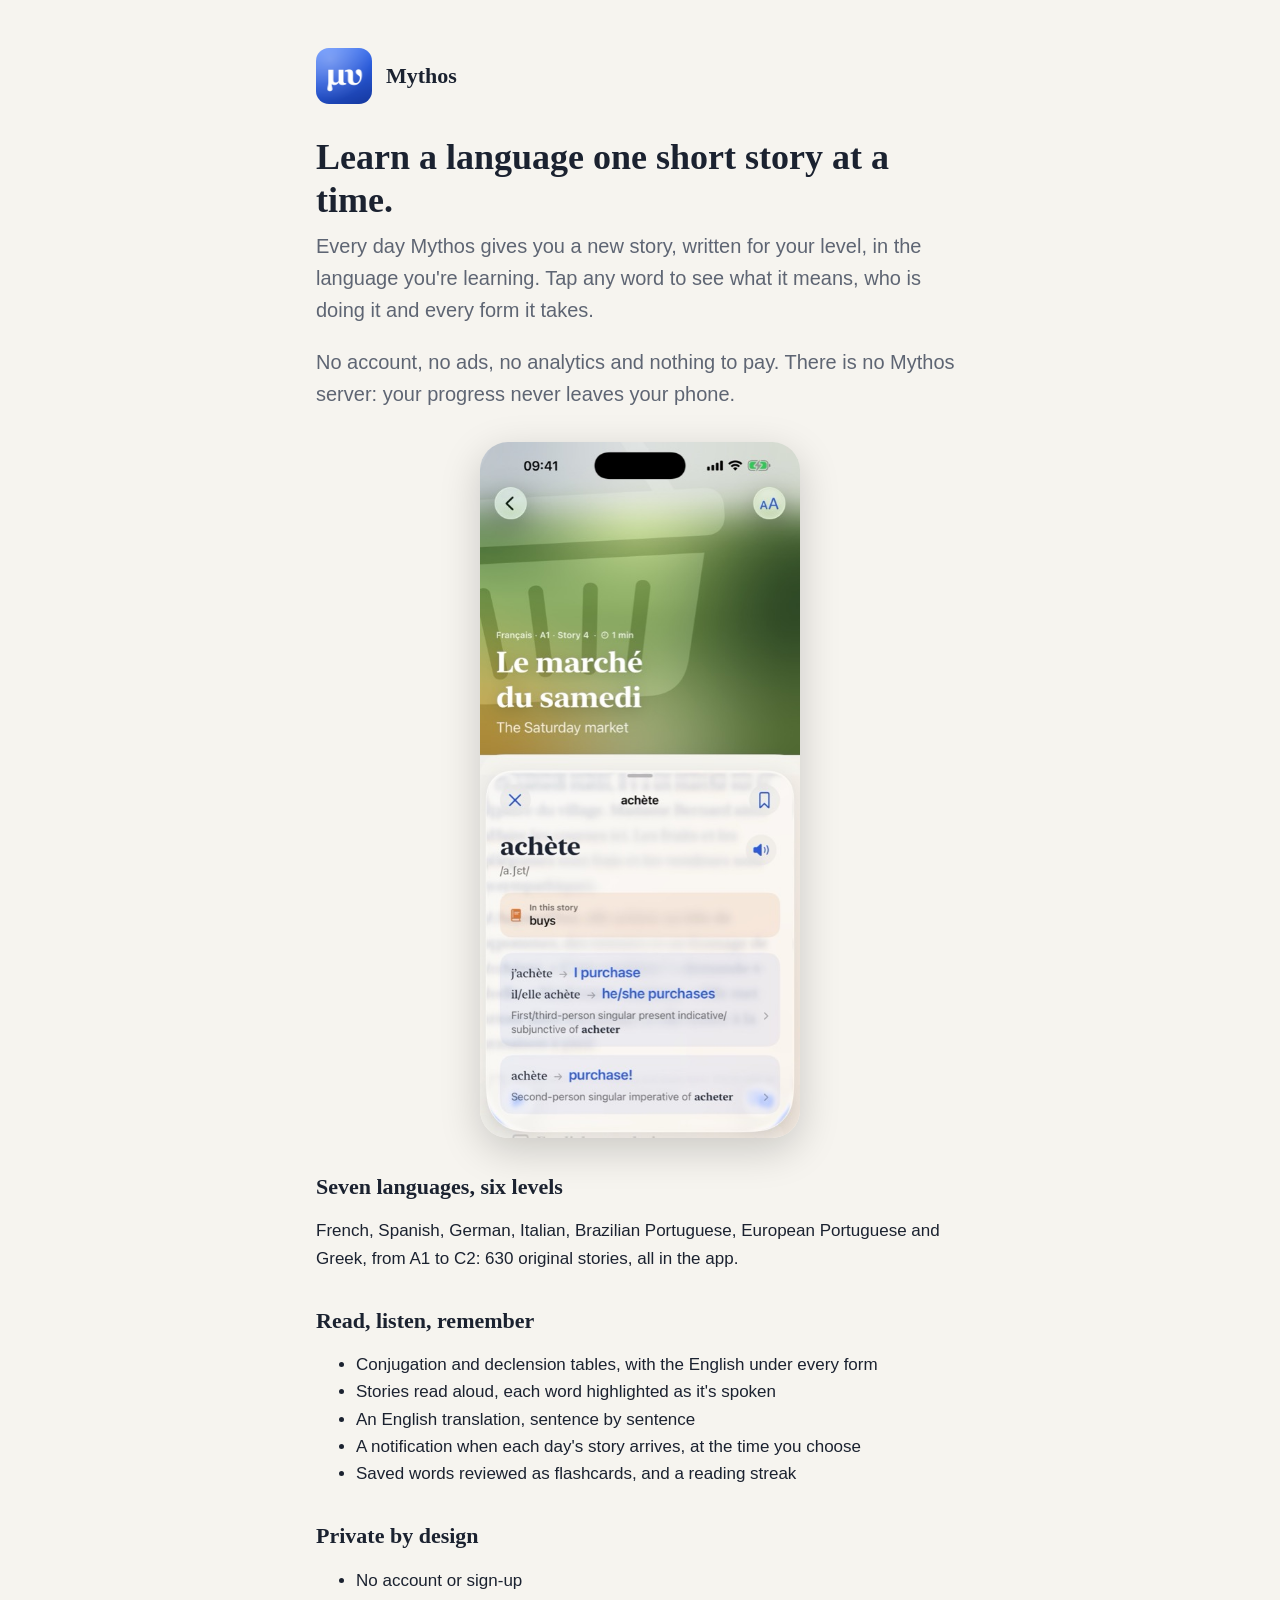
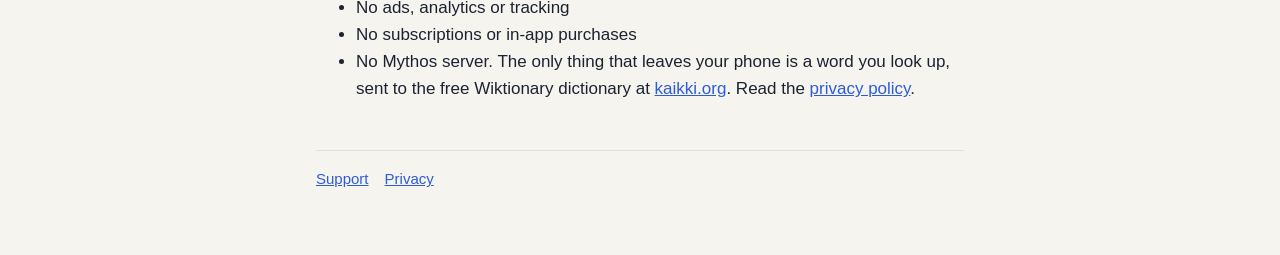
<file: docs/index.html>
<!doctype html>
<html lang="en-GB">
<head>
  <meta charset="utf-8">
  <meta name="viewport" content="width=device-width, initial-scale=1">
  <title>Mythos: Language stories</title>
  <meta name="description" content="A short story every day in the language you're learning, at your level.">
  <link rel="icon" href="icon.png">
  <link rel="stylesheet" href="site.css">
</head>
<body>
<main>
  <header><img src="icon.png" alt=""><a href="./">Mythos</a></header>

  <h1>Learn a language one short story at a time.</h1>
  <p class="lede">Every day Mythos gives you a new story, written for your level, in the language you're learning. Tap any word to see what it means, who is doing it and every form it takes.</p>
  <p class="lede">No account, no ads, no analytics and nothing to pay. There is no Mythos server: your progress never leaves your phone.</p>

  <img class="hero" src="hero.jpg" alt="Tapping the word achète in a French story shows 'il/elle achète → he/she purchases'.">

  <h2>Seven languages, six levels</h2>
  <p>French, Spanish, German, Italian, Brazilian Portuguese, European Portuguese and Greek, from A1 to C2: 630 original stories, all in the app.</p>

  <h2>Read, listen, remember</h2>
  <ul>
    <li>Conjugation and declension tables, with the English under every form</li>
    <li>Stories read aloud, each word highlighted as it's spoken</li>
    <li>An English translation, sentence by sentence</li>
    <li>A notification when each day's story arrives, at the time you choose</li>
    <li>Saved words reviewed as flashcards, and a reading streak</li>
  </ul>

  <h2>Private by design</h2>
  <ul>
    <li>No account or sign-up</li>
    <li>No ads, analytics or tracking</li>
    <li>No subscriptions or in-app purchases</li>
    <li>No Mythos server. The only thing that leaves your phone is a word you look up, sent to the free Wiktionary dictionary at <a href="https://kaikki.org">kaikki.org</a>. Read the <a href="privacy.html">privacy policy</a>.</li>
  </ul>

  <footer>
    <a href="support.html">Support</a><a href="privacy.html">Privacy</a>
  </footer>
</main>
</body>
</html>
</file>
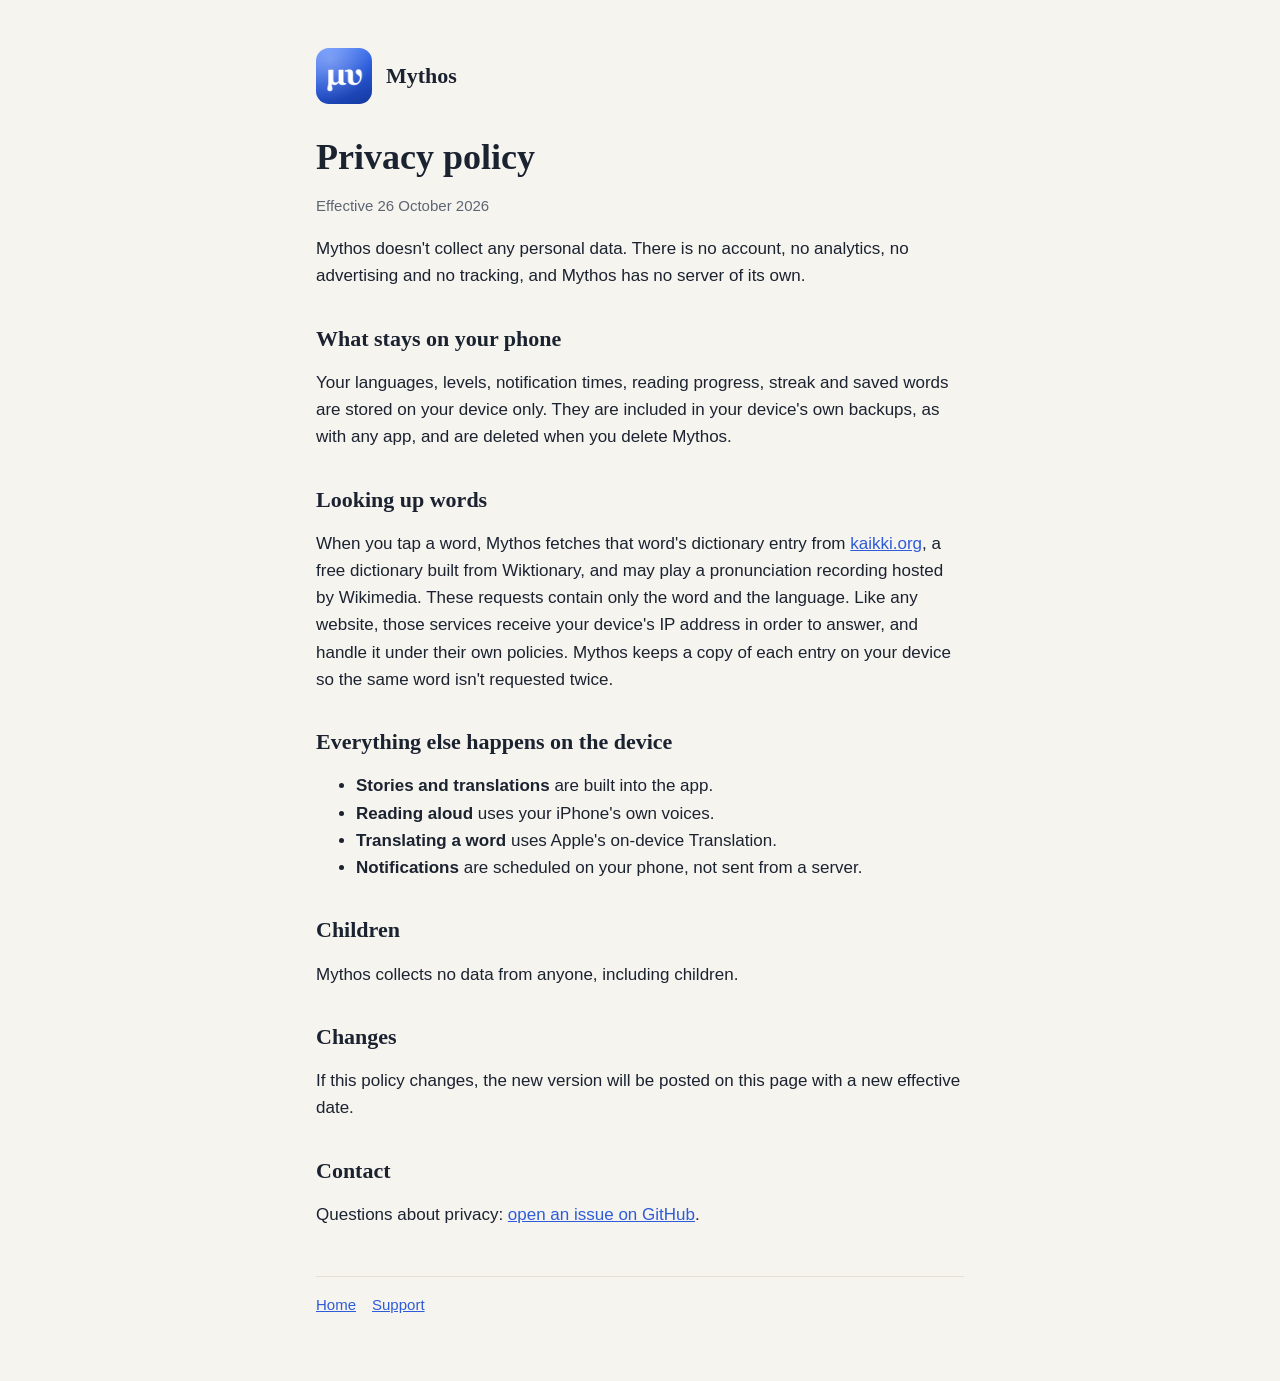
<file: docs/privacy.html>
<!doctype html>
<html lang="en-GB">
<head>
  <meta charset="utf-8">
  <meta name="viewport" content="width=device-width, initial-scale=1">
  <title>Mythos Privacy Policy</title>
  <link rel="icon" href="icon.png">
  <link rel="stylesheet" href="site.css">
</head>
<body>
<main>
  <header><img src="icon.png" alt=""><a href="./">Mythos</a></header>

  <h1>Privacy policy</h1>
  <p class="muted">Effective 26 October 2026</p>

  <p>Mythos doesn't collect any personal data. There is no account, no analytics, no advertising and no tracking, and Mythos has no server of its own.</p>

  <h2>What stays on your phone</h2>
  <p>Your languages, levels, notification times, reading progress, streak and saved words are stored on your device only. They are included in your device's own backups, as with any app, and are deleted when you delete Mythos.</p>

  <h2>Looking up words</h2>
  <p>When you tap a word, Mythos fetches that word's dictionary entry from <a href="https://kaikki.org">kaikki.org</a>, a free dictionary built from Wiktionary, and may play a pronunciation recording hosted by Wikimedia. These requests contain only the word and the language. Like any website, those services receive your device's IP address in order to answer, and handle it under their own policies. Mythos keeps a copy of each entry on your device so the same word isn't requested twice.</p>

  <h2>Everything else happens on the device</h2>
  <ul>
    <li><strong>Stories and translations</strong> are built into the app.</li>
    <li><strong>Reading aloud</strong> uses your iPhone's own voices.</li>
    <li><strong>Translating a word</strong> uses Apple's on-device Translation.</li>
    <li><strong>Notifications</strong> are scheduled on your phone, not sent from a server.</li>
  </ul>

  <h2>Children</h2>
  <p>Mythos collects no data from anyone, including children.</p>

  <h2>Changes</h2>
  <p>If this policy changes, the new version will be posted on this page with a new effective date.</p>

  <h2>Contact</h2>
  <p>Questions about privacy: <a href="https://github.com/joshuadiablito/mythos/issues">open an issue on GitHub</a>.</p>

  <footer>
    <a href="./">Home</a><a href="support.html">Support</a>
  </footer>
</main>
</body>
</html>
</file>
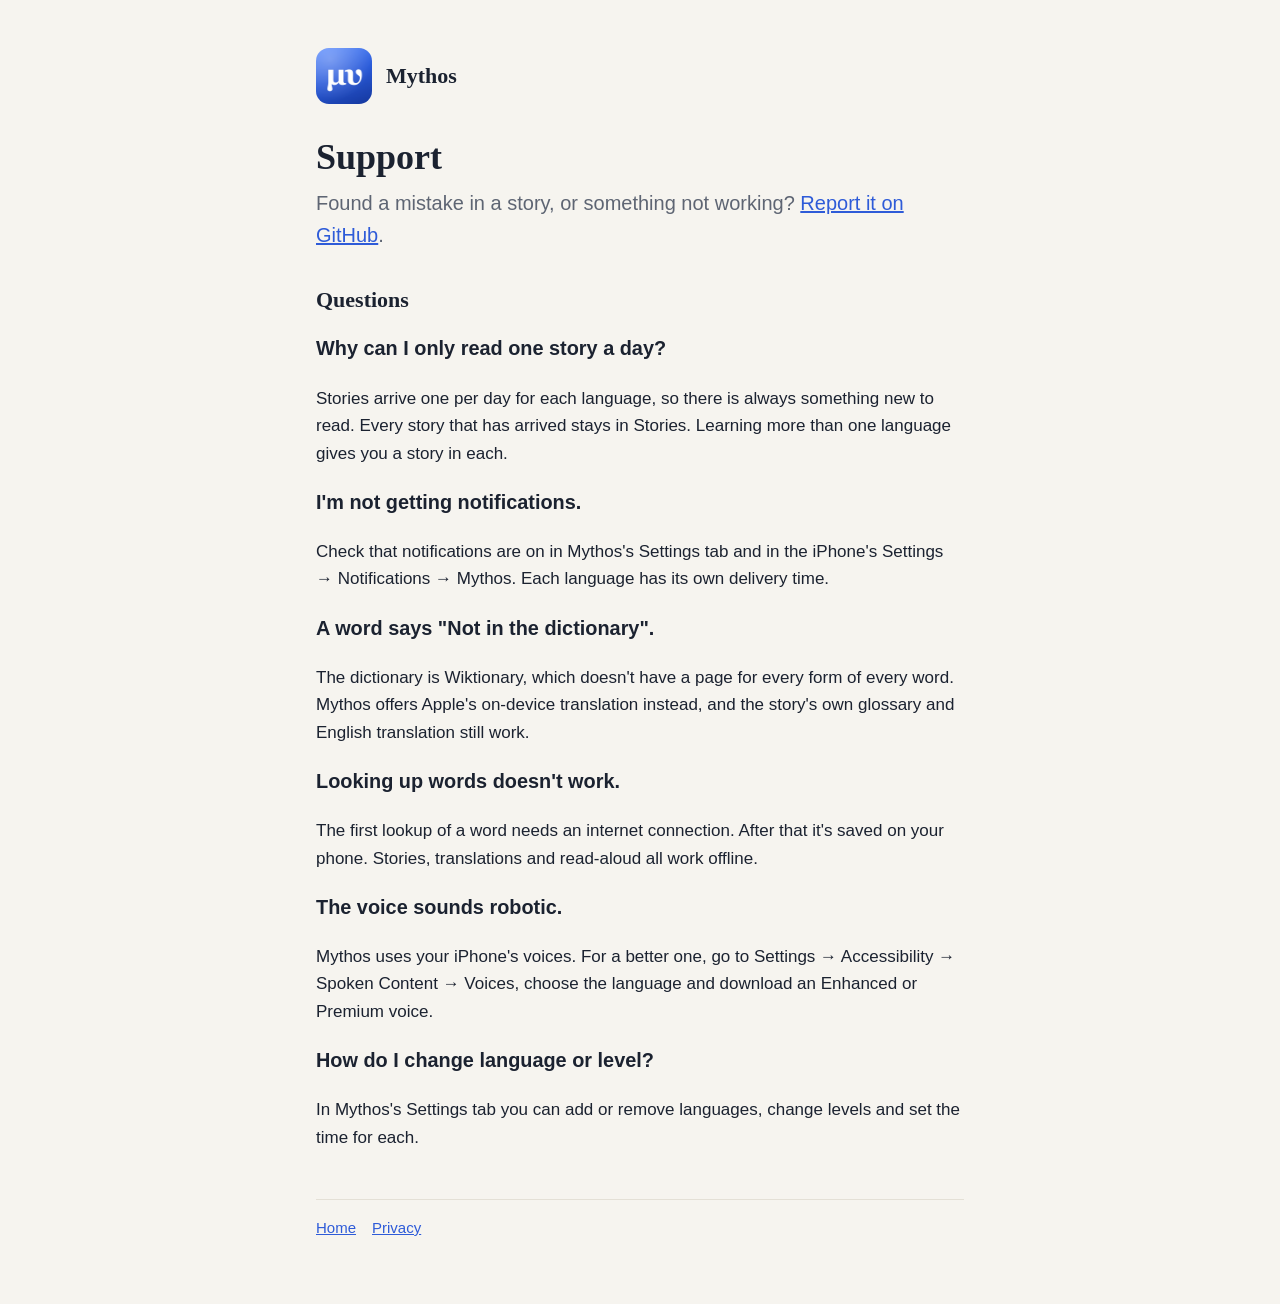
<file: docs/support.html>
<!doctype html>
<html lang="en-GB">
<head>
  <meta charset="utf-8">
  <meta name="viewport" content="width=device-width, initial-scale=1">
  <title>Mythos Support</title>
  <link rel="icon" href="icon.png">
  <link rel="stylesheet" href="site.css">
</head>
<body>
<main>
  <header><img src="icon.png" alt=""><a href="./">Mythos</a></header>

  <h1>Support</h1>
  <p class="lede">Found a mistake in a story, or something not working? <a href="https://github.com/joshuadiablito/mythos/issues/new">Report it on GitHub</a>.</p>

  <h2>Questions</h2>

  <h3>Why can I only read one story a day?</h3>
  <p>Stories arrive one per day for each language, so there is always something new to read. Every story that has arrived stays in Stories. Learning more than one language gives you a story in each.</p>

  <h3>I'm not getting notifications.</h3>
  <p>Check that notifications are on in Mythos's Settings tab and in the iPhone's Settings → Notifications → Mythos. Each language has its own delivery time.</p>

  <h3>A word says "Not in the dictionary".</h3>
  <p>The dictionary is Wiktionary, which doesn't have a page for every form of every word. Mythos offers Apple's on-device translation instead, and the story's own glossary and English translation still work.</p>

  <h3>Looking up words doesn't work.</h3>
  <p>The first lookup of a word needs an internet connection. After that it's saved on your phone. Stories, translations and read-aloud all work offline.</p>

  <h3>The voice sounds robotic.</h3>
  <p>Mythos uses your iPhone's voices. For a better one, go to Settings → Accessibility → Spoken Content → Voices, choose the language and download an Enhanced or Premium voice.</p>

  <h3>How do I change language or level?</h3>
  <p>In Mythos's Settings tab you can add or remove languages, change levels and set the time for each.</p>

  <footer>
    <a href="./">Home</a><a href="privacy.html">Privacy</a>
  </footer>
</main>
</body>
</html>
</file>
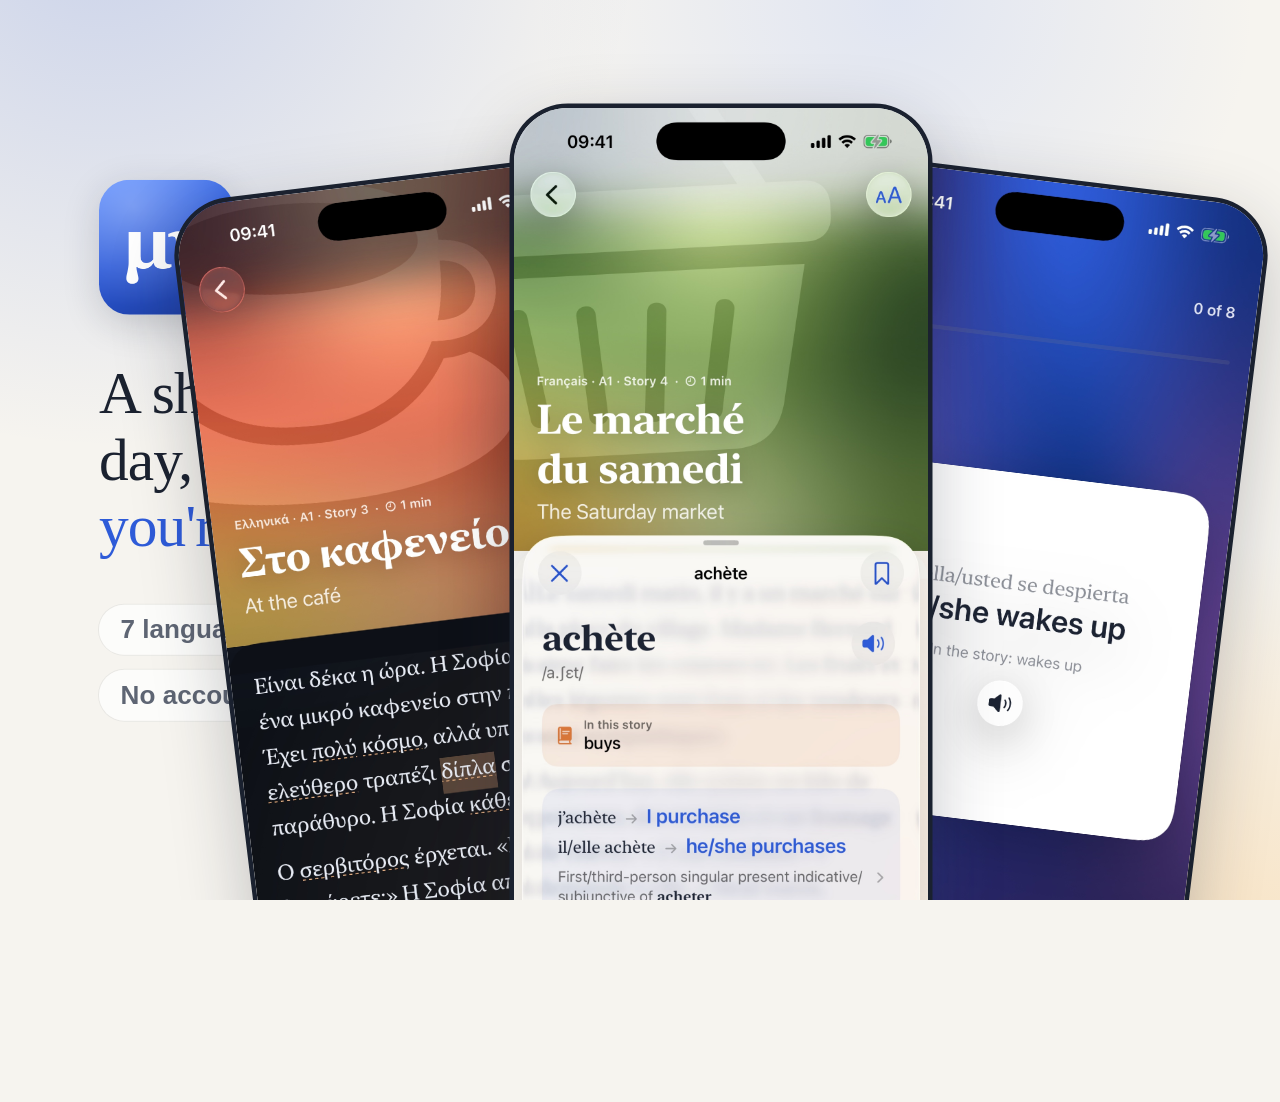
<file: docs/app-store/artwork/artwork.html>
<!doctype html>
<!-- App Store header and search-result artwork. Render with render.sh. -->
<html lang="en-GB">
<head>
<meta charset="utf-8">
<title>Mythos artwork</title>
<style>
  @font-face { font-family: "Mythos Serif"; src: url("file:///System/Library/Fonts/NewYork.ttf"); }
  @font-face { font-family: "Mythos Sans"; src: url("file:///System/Library/Fonts/SFNS.ttf"); }

  :root { --ink: #1B2230; --muted: #5E6573; --accent: #2E5BD8; --warm: #E8894A; }
  * { box-sizing: border-box; margin: 0; }
  html, body { width: 100vw; height: 100vh; overflow: hidden; }
  body {
    position: relative;
    font-family: "Mythos Sans", -apple-system, sans-serif;
    color: var(--ink);
    background:
      radial-gradient(60vw 60vw at 8% -10%, rgb(46 91 216 / .22), transparent 70%),
      radial-gradient(50vw 50vw at 95% 110%, rgb(255 179 71 / .28), transparent 70%),
      radial-gradient(40vw 40vw at 70% 0%, rgb(126 162 255 / .18), transparent 70%),
      #F6F4EF;
  }

  /* Everything is sized in units of --u, 1% of the canvas height. */
  .text { position: absolute; left: calc(var(--u) * 11); top: 50%; transform: translateY(-50%); width: var(--text-width); }
  .brand { display: flex; align-items: center; gap: calc(var(--u) * 3); margin-bottom: calc(var(--u) * 5); }
  .brand img { width: calc(var(--u) * 15); height: calc(var(--u) * 15); border-radius: calc(var(--u) * 3.4);
               box-shadow: 0 calc(var(--u) * 1) calc(var(--u) * 4) rgb(27 34 48 / .18); }
  .brand span { font: 600 calc(var(--u) * 11)/1 "Mythos Serif", Georgia, serif; letter-spacing: -.01em; }
  h1 { font: 500 var(--headline)/1.12 "Mythos Serif", Georgia, serif; letter-spacing: -.015em; }
  h1 em { font-style: normal; color: var(--accent); }
  .points { display: flex; flex-wrap: wrap; gap: calc(var(--u) * 1.6); margin-top: calc(var(--u) * 5); }
  .points span {
    font-size: calc(var(--u) * 2.9); font-weight: 600; color: var(--muted);
    padding: calc(var(--u) * 1.1) calc(var(--u) * 2.4); border-radius: 999px;
    background: rgb(255 255 255 / .72); box-shadow: 0 0 0 1px rgb(27 34 48 / .06);
  }

  .phones { position: absolute; right: var(--phones-right); top: var(--phones-top); width: var(--phones-width); height: 100%; }
  .phones img {
    position: absolute; top: 0; width: var(--phone); border-radius: calc(var(--phone) * .13);
    box-shadow: 0 calc(var(--u) * 2.4) calc(var(--u) * 8) rgb(27 34 48 / .28), 0 0 0 calc(var(--u) * .5) #1B2230;
  }
  .phones .back-left  { left: 0;  top: calc(var(--u) * 8); transform: rotate(-7deg); }
  .phones .back-right { right: 0; top: calc(var(--u) * 8); transform: rotate(7deg); }
  .phones .front      { left: 50%; transform: translateX(-50%); z-index: 1; }

  /* Header: 3840 × 1646. Phones run off the bottom edge. */
  .header { --u: 1vh; --text-width: 40vw; --headline: calc(var(--u) * 6.6);
            --phone: calc(var(--u) * 46); --phones-width: calc(var(--u) * 110); --phones-right: 5vw; --phones-top: calc(var(--u) * 12); }
  /* Search results: 3:2. */
  .search { --u: 1vh; --text-width: 36vw; --headline: calc(var(--u) * 5.2);
            --phone: calc(var(--u) * 34); --phones-width: calc(var(--u) * 76); --phones-right: 4vw; --phones-top: calc(var(--u) * 16); }
  .search .brand span { font-size: calc(var(--u) * 9); }
  .search .brand img { width: calc(var(--u) * 12); height: calc(var(--u) * 12); }
</style>
</head>
<body>
  <div class="text">
    <div class="brand"><img src="icon.png" alt=""><span>Mythos</span></div>
    <h1>A short story every day, in the language <em>you're learning.</em></h1>
    <div class="points">
      <span>7 languages · A1 to C2</span>
      <span>No account</span>
      <span>No ads or tracking</span>
    </div>
  </div>
  <div class="phones">
    <img class="back-left" src="../screenshots/6.3-inch/03-listen.jpg" alt="">
    <img class="back-right" src="../screenshots/6.3-inch/05-cards.jpg" alt="">
    <img class="front" src="../screenshots/6.3-inch/01-lookup.jpg" alt="">
  </div>
  <script>document.body.className = location.hash.slice(1) || "header";</script>
</body>
</html>
</file>
<file: docs/site.css>
:root {
  --paper: #F6F4EF; --ink: #1B2230; --muted: #5E6573; --accent: #2E5BD8; --card: #FFFFFF; --rule: #E4E0D6;
  color-scheme: light dark;
}
@media (prefers-color-scheme: dark) {
  :root { --paper: #0D1117; --ink: #E8EAF0; --muted: #9AA1AE; --accent: #7EA2FF; --card: #161B24; --rule: #262D3A; }
}
* { box-sizing: border-box; }
body {
  margin: 0; background: var(--paper); color: var(--ink);
  font: 17px/1.6 -apple-system, BlinkMacSystemFont, "Segoe UI", Helvetica, Arial, sans-serif;
}
main { max-width: 680px; margin: 0 auto; padding: 48px 16px 64px; }
header { display: flex; align-items: center; gap: 14px; margin-bottom: 32px; }
header img { width: 56px; height: 56px; border-radius: 13px; }
header a { color: inherit; text-decoration: none; font: 600 22px/1.2 Georgia, "Times New Roman", serif; }
h1, h2 { font-family: Georgia, "Times New Roman", serif; line-height: 1.2; }
h1 { font-size: 36px; margin: 0 0 8px; }
h2 { font-size: 22px; margin: 36px 0 8px; }
p, li { color: var(--ink); }
.lede { font-size: 20px; color: var(--muted); margin-top: 0; }
.muted { color: var(--muted); font-size: 15px; }
a { color: var(--accent); }
.hero { display: block; width: 100%; max-width: 320px; margin: 32px auto; border-radius: 28px; box-shadow: 0 12px 40px rgb(0 0 0 / .18); }
footer { margin-top: 48px; padding-top: 16px; border-top: 1px solid var(--rule); font-size: 15px; color: var(--muted); }
footer a { margin-right: 16px; }
</file>
